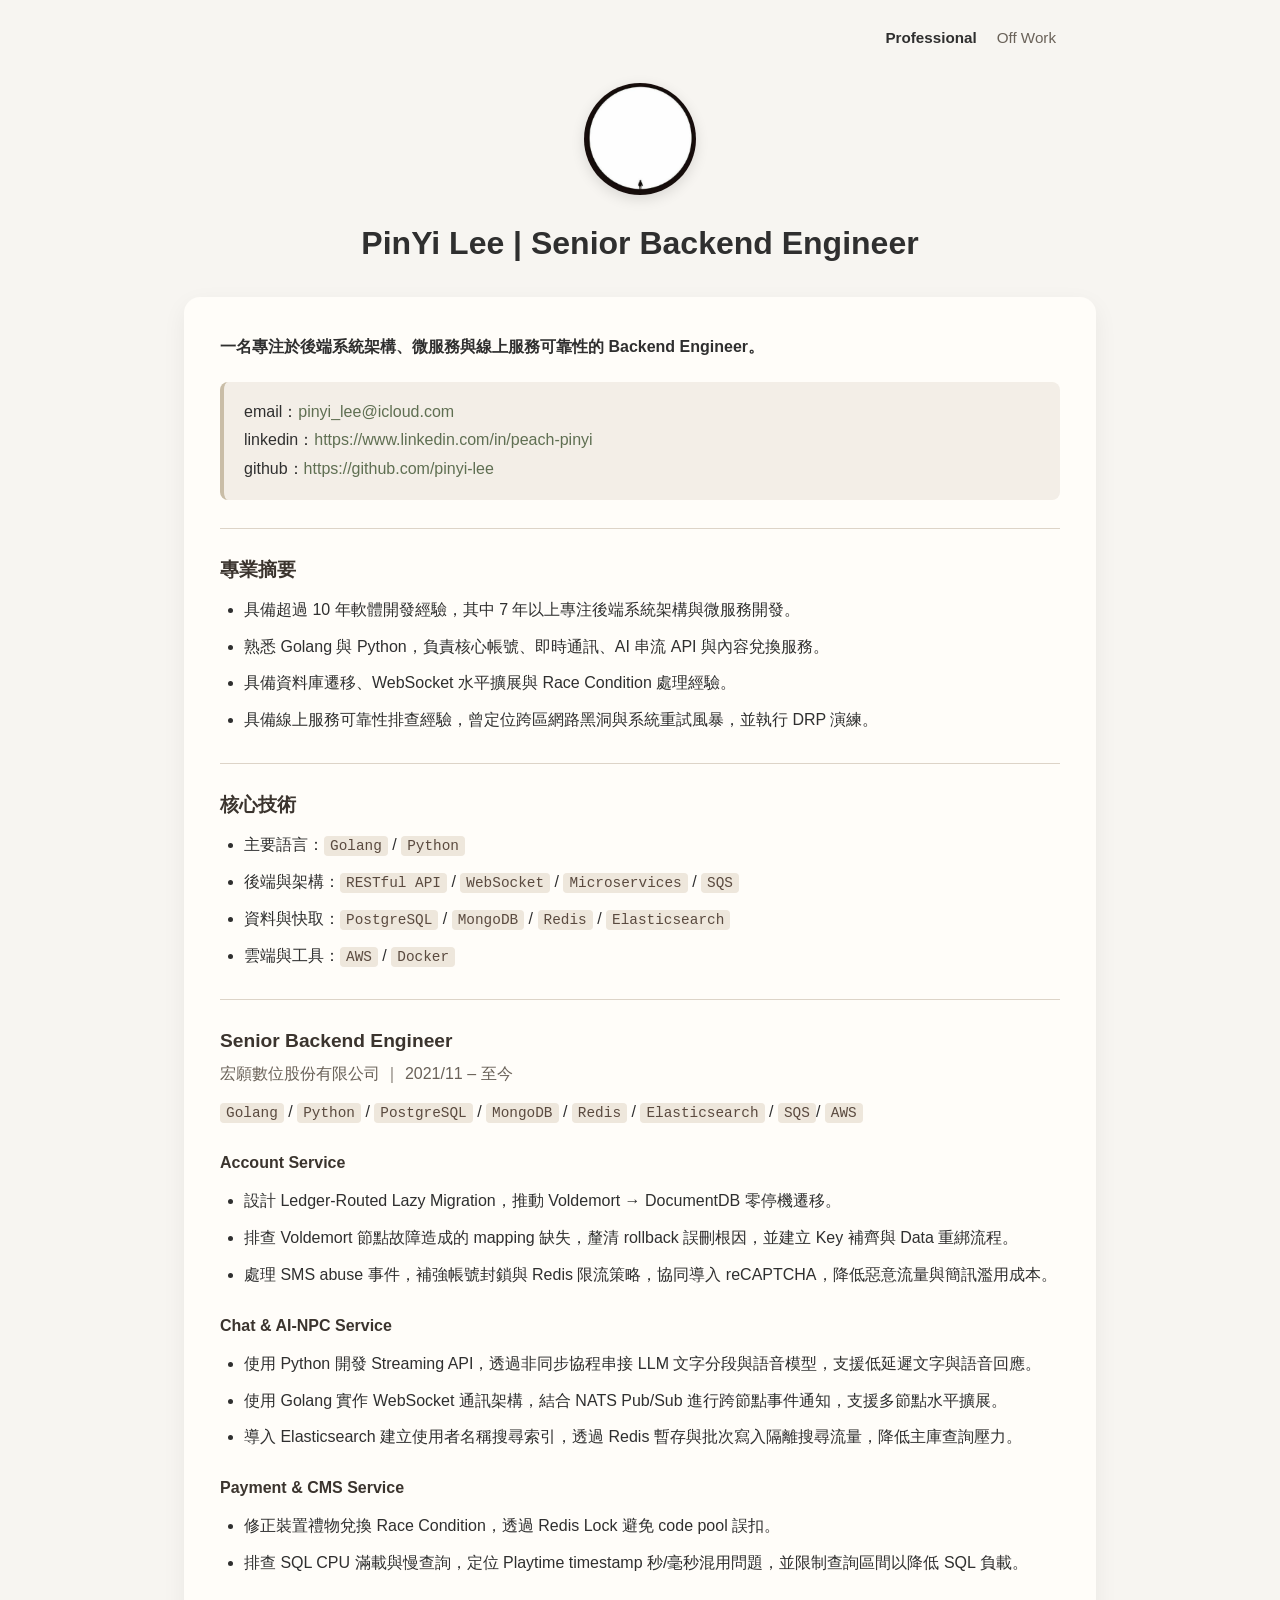
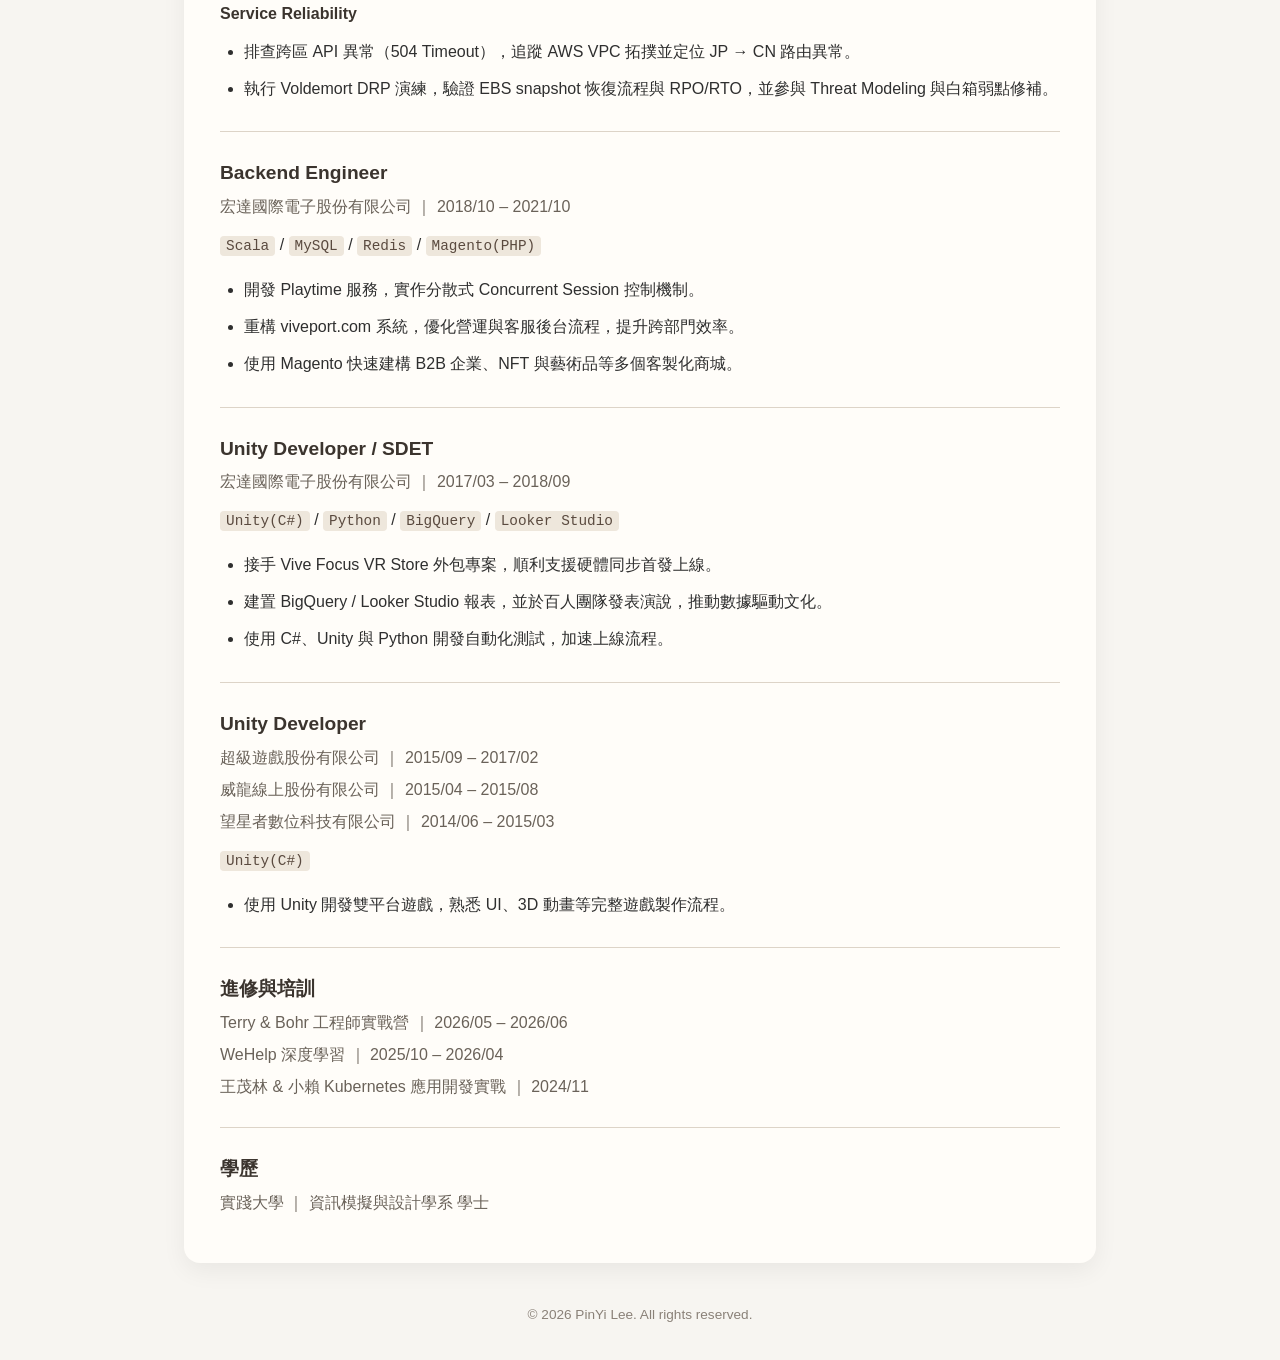
<file: index.html>
<!DOCTYPE html>
<html lang="zh-TW">
<head>
    <meta http-equiv="Content-Type" content="text/html; charset=UTF-8">
    <title>PinYi Lee | Senior Backend Engineer</title>
    <meta http-equiv="x-ua-compatible" content="IE=edge,chrome=1">
    <meta name="viewport" content="width=device-width,minimum-scale=1">
    <link rel="stylesheet" href="css/style.css">
    <link rel="shortcut icon" href="images/favicon.ico" type="image/x-icon">
</head>
<body>
    <nav class="navigation">
        <a href="index.html" class="active">Professional</a>
        <a href="offwork.html">Off Work</a>
    </nav>

    <main class="main">
        <header class="profile">
            <img class="avatar" alt="PinYi Lee avatar" src="images/avatar.png">
            <h1>PinYi Lee | Senior Backend Engineer</h1>
        </header>

        <section id="section">
            <p><strong>一名專注於後端系統架構、微服務與線上服務可靠性的 Backend Engineer。</strong></p>

            <blockquote>
                <p>email：<a href="mailto:pinyi_lee@icloud.com">pinyi_lee@icloud.com</a><br>
                linkedin：<a href="https://www.linkedin.com/in/peach-pinyi">https://www.linkedin.com/in/peach-pinyi</a><br>
                github：<a href="https://github.com/pinyi-lee">https://github.com/pinyi-lee</a></p>
            </blockquote>
            <hr>

            <h4>專業摘要</h4>
            <ul>
                <li>具備超過 10 年軟體開發經驗，其中 7 年以上專注後端系統架構與微服務開發。</li>
                <li>熟悉 Golang 與 Python，負責核心帳號、即時通訊、AI 串流 API 與內容兌換服務。</li>
                <li>具備資料庫遷移、WebSocket 水平擴展與 Race Condition 處理經驗。</li>
                <li>具備線上服務可靠性排查經驗，曾定位跨區網路黑洞與系統重試風暴，並執行 DRP 演練。</li>
            </ul>
            <hr>

            <h4>核心技術</h4>
            <ul>
                <li>主要語言：<code>Golang</code> / <code>Python</code></li>
                <li>後端與架構：<code>RESTful API</code> / <code>WebSocket</code> / <code>Microservices</code> / <code>SQS</code></li>
                <li>資料與快取：<code>PostgreSQL</code> / <code>MongoDB</code> / <code>Redis</code> / <code>Elasticsearch</code></li>
                <li>雲端與工具：<code>AWS</code> / <code>Docker</code></li>
            </ul>
            <hr>

            <h4 id="senior-backend-engineer-honyuan">Senior Backend Engineer</h4>
            <h5 class="job-place">宏願數位股份有限公司 ｜ 2021/11 – 至今</h5>

            <p><code>Golang</code> / <code>Python</code> / <code>PostgreSQL</code> / <code>MongoDB</code> / <code>Redis</code> / <code>Elasticsearch</code> / <code>SQS</code>/ <code>AWS</code></p>

            <h6 class="project">Account Service</h6>
            <ul>
                <li>設計 Ledger-Routed Lazy Migration，推動 Voldemort → DocumentDB 零停機遷移。</li>
                <li>排查 Voldemort 節點故障造成的 mapping 缺失，釐清 rollback 誤刪根因，並建立 Key 補齊與 Data 重綁流程。</li>
                <li>處理 SMS abuse 事件，補強帳號封鎖與 Redis 限流策略，協同導入 reCAPTCHA，降低惡意流量與簡訊濫用成本。
</li>
            </ul>

            <h6 class="project">Chat &amp; AI-NPC Service</h6>
            <ul>
                <li>使用 Python 開發 Streaming API，透過非同步協程串接 LLM 文字分段與語音模型，支援低延遲文字與語音回應。</li>
                <li>使用 Golang 實作 WebSocket 通訊架構，結合 NATS Pub/Sub 進行跨節點事件通知，支援多節點水平擴展。</li>
                <li>導入 Elasticsearch 建立使用者名稱搜尋索引，透過 Redis 暫存與批次寫入隔離搜尋流量，降低主庫查詢壓力。</li>
            </ul>

            <h6 class="project">Payment &amp; CMS Service</h6>
            <ul>
                <li>修正裝置禮物兌換 Race Condition，透過 Redis Lock 避免 code pool 誤扣。</li>
                <li>排查 SQL CPU 滿載與慢查詢，定位 Playtime timestamp 秒/毫秒混用問題，並限制查詢區間以降低 SQL 負載。</li>
            </ul>

            <h6 class="project">Service Reliability</h6>
            <ul>
                <li>排查跨區 API 異常（504 Timeout），追蹤 AWS VPC 拓撲並定位 JP → CN 路由異常。</li>
                <li>執行 Voldemort DRP 演練，驗證 EBS snapshot 恢復流程與 RPO/RTO，並參與 Threat Modeling 與白箱弱點修補。</li>

            </ul>
            <hr>

            <h4 id="backend-engineer-htc">Backend Engineer</h4>
            <h5 class="job-place">宏達國際電子股份有限公司 ｜ 2018/10 – 2021/10</h5>
            <p><code>Scala</code> / <code>MySQL</code> / <code>Redis</code> / <code>Magento(PHP)</code></p>
            <ul>
                <li>開發 Playtime 服務，實作分散式 Concurrent Session 控制機制。</li>
                <li>重構 viveport.com 系統，優化營運與客服後台流程，提升跨部門效率。</li>
                <li>使用 Magento 快速建構 B2B 企業、NFT 與藝術品等多個客製化商城。</li>
            </ul>
            <hr>

            <h4 id="unity-developer-sdet-htc">Unity Developer / SDET</h4>
            <h5 class="job-place">宏達國際電子股份有限公司 ｜ 2017/03 – 2018/09</h5>
            <p><code>Unity(C#)</code> / <code>Python</code> / <code>BigQuery</code> / <code>Looker Studio</code></p>
            <ul>
                <li>接手 Vive Focus VR Store 外包專案，順利支援硬體同步首發上線。</li>
                <li>建置 BigQuery / Looker Studio 報表，並於百人團隊發表演說，推動數據驅動文化。</li>
                <li>使用 C#、Unity 與 Python 開發自動化測試，加速上線流程。</li>
            </ul>
            <hr>

            <h4 id="unity-developer-game-studios">Unity Developer</h4>
            <h5 class="job-place">超級遊戲股份有限公司 ｜ 2015/09 – 2017/02</h5>
            <h5 class="job-place">威龍線上股份有限公司 ｜ 2015/04 – 2015/08</h5>
            <h5 class="job-place">望星者數位科技有限公司 ｜ 2014/06 – 2015/03</h5>
            <p><code>Unity(C#)</code></p>
            <ul>
                <li>使用 Unity 開發雙平台遊戲，熟悉 UI、3D 動畫等完整遊戲製作流程。</li>
            </ul>
            <hr>

            <h4 id="continuous-learning">進修與培訓</h4>
            <h5 class="job-place">Terry &amp; Bohr 工程師實戰營 ｜ 2026/05 – 2026/06</h5>
            <h5 class="job-place">WeHelp 深度學習 ｜ 2025/10 – 2026/04</h5>
            <h5 class="job-place">王茂林 &amp; 小賴 Kubernetes 應用開發實戰 ｜ 2024/11</h5>
            <hr>

            <h4 id="education">學歷</h4>
            <h5 class="job-place">實踐大學 ｜ 資訊模擬與設計學系 學士</h5>
        </section>
    </main>

    <footer id="footer">
        <div class="copyright">© 2026 PinYi Lee. All rights reserved.</div>
    </footer>
</body>
</html>
</file>
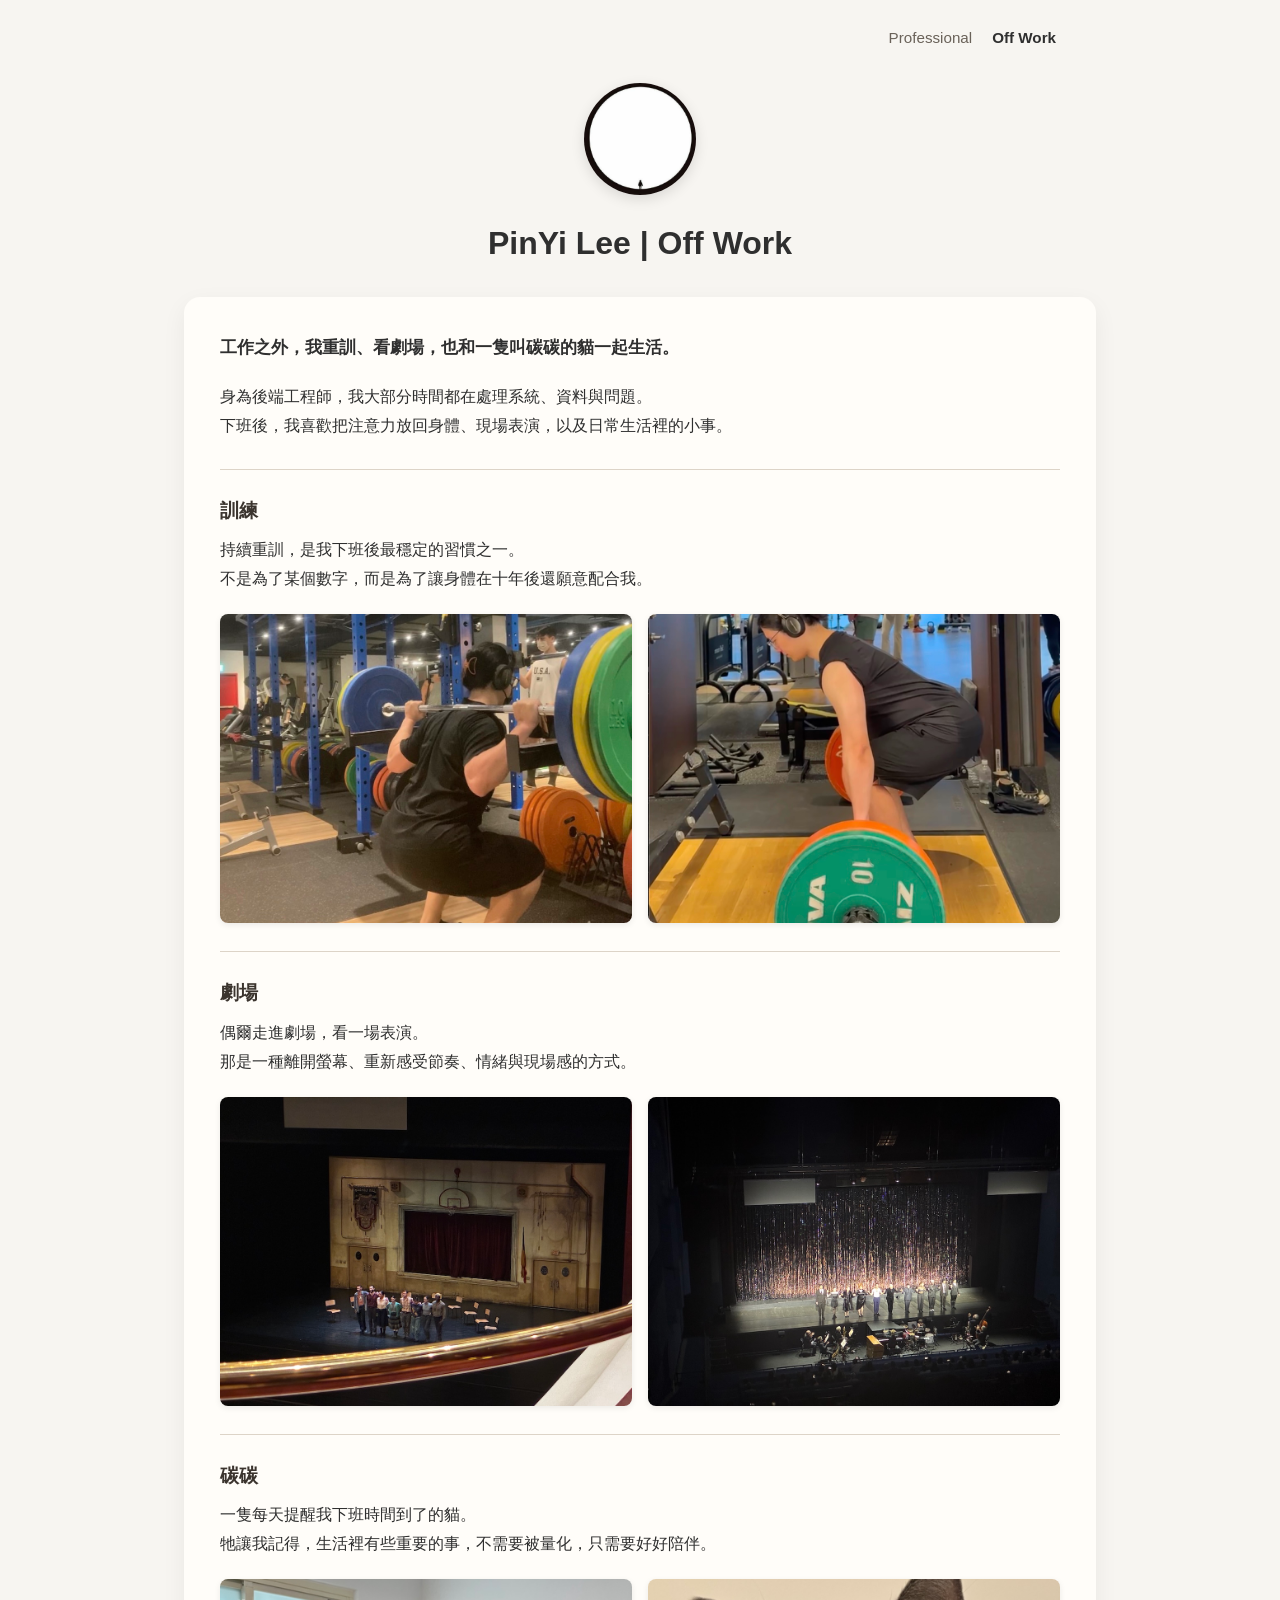
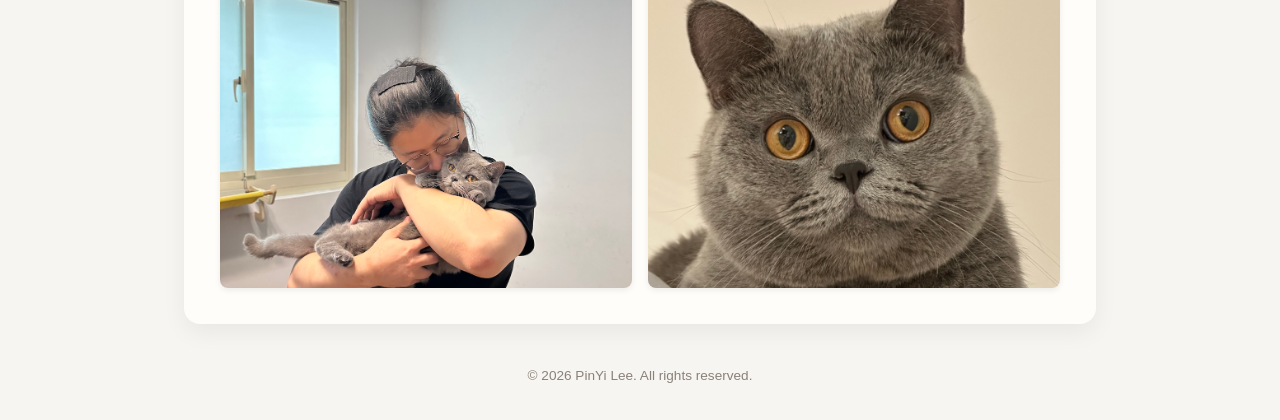
<file: offwork.html>
<!DOCTYPE html>
<html lang="zh-TW">
<head>
    <meta http-equiv="Content-Type" content="text/html; charset=UTF-8">
    <title>PinYi Lee | Off Work</title>
    <meta http-equiv="x-ua-compatible" content="IE=edge,chrome=1">
    <meta name="viewport" content="width=device-width,minimum-scale=1">

    <link rel="stylesheet" href="css/style.css">
    <link rel="shortcut icon" href="images/favicon.ico" type="image/x-icon">
</head>
<body>
    <nav class="navigation">
        <a href="index.html">Professional</a>
        <a href="offwork.html" class="active">Off Work</a>
    </nav>

    <main class="main">
        <header class="profile">
            <img class="avatar" alt="PinYi Lee avatar" src="images/avatar.png">
            <h1>PinYi Lee | Off Work</h1>
        </header>

        <section id="section">
            <p class="lead"><strong>工作之外，我重訓、看劇場，也和一隻叫碳碳的貓一起生活。</strong></p>

            <p>身為後端工程師，我大部分時間都在處理系統、資料與問題。<br>
            下班後，我喜歡把注意力放回身體、現場表演，以及日常生活裡的小事。</p>
            <hr>

            <h4>訓練</h4>
            <p>持續重訓，是我下班後最穩定的習慣之一。<br>
            不是為了某個數字，而是為了讓身體在十年後還願意配合我。</p>
            <div class="photo-grid">
                <img src="images/gym1.jpg" alt="下班後在健身房進行深蹲訓練">
                <img src="images/gym2.jpg" alt="下班後在健身房進行硬舉訓練">
            </div>
            <hr>

            <h4>劇場</h4>
            <p>偶爾走進劇場，看一場表演。<br>
            那是一種離開螢幕、重新感受節奏、情緒與現場感的方式。</p>
            <div class="photo-grid">
                <img src="images/art1.jpg" alt="下班後在健身房進行深蹲訓練">
                <img src="images/art2.jpg" alt="下班後在健身房進行硬舉訓練">
            </div>
            <hr>

            <h4>碳碳</h4>
            <p>一隻每天提醒我下班時間到了的貓。<br>
            牠讓我記得，生活裡有些重要的事，不需要被量化，只需要好好陪伴。</p>
            <div class="photo-grid">
                <img src="images/cat1.jpg" alt="抱著碳碳的日常生活照">
                <img src="images/cat2.jpg" alt="碳碳睜大眼睛看著鏡頭的特寫">
            </div>
        </section>
    </main>

    <footer id="footer">
        <div class="copyright">© 2026 PinYi Lee. All rights reserved.</div>
    </footer>
</body>
</html>
</file>
<file: css/style.css>
/* =========================================================
   Base
   ========================================================= */

* {
    box-sizing: border-box;
}

html {
    font-size: 16px;
}

body {
    margin: 0;
    color: #2f2f2f;
    background-color: #f7f5f1;
    font-family: -apple-system, BlinkMacSystemFont, "Segoe UI", "Noto Sans TC", "Helvetica Neue", Arial, sans-serif;
    line-height: 1.8;
}

a {
    color: #5f6f52;
    text-decoration: none;
}

a:hover {
    text-decoration: underline;
}

code {
    padding: 2px 6px;
    border-radius: 4px;
    color: #5a4a3f;
    background-color: #eee7dc;
    font-family: "SFMono-Regular", Consolas, "Liberation Mono", Menlo, monospace;
    font-size: 0.9em;
}

hr {
    margin: 28px 0;
    border: 0;
    border-top: 1px solid #ddd4c8;
}


/* =========================================================
   Navigation
   ========================================================= */

.navigation {
    max-width: 880px;
    margin: 0 auto;
    padding: 24px 24px 8px;
    display: flex;
    justify-content: flex-end;
    gap: 20px;
}

.navigation a {
    color: #6a6259;
    font-size: 0.95rem;
    font-weight: 500;
}

.navigation a.active {
    color: #2f2f2f;
    font-weight: 700;
}


/* =========================================================
   Layout
   ========================================================= */

.main {
    max-width: 960px;
    margin: 0 auto;
    padding: 24px;
}

.profile {
    margin-bottom: 32px;
    text-align: center;
}

.avatar {
    width: 112px;
    height: 112px;
    border-radius: 50%;
    object-fit: cover;
    box-shadow: 0 4px 14px rgba(0, 0, 0, 0.12);
}

.profile h1 {
    margin: 18px 0 0;
    color: #2f2f2f;
    font-size: 2rem;
    line-height: 1.3;
}

#section {
    padding: 36px;
    border-radius: 16px;
    background-color: #fffdf9;
    box-shadow: 0 8px 24px rgba(0, 0, 0, 0.06);
}

#section p {
    margin: 0 0 16px;
}

#section p:last-child {
    margin-bottom: 0;
}

#section .lead {
    margin-bottom: 20px;
    font-size: 1.05rem;
}

#section ul {
    margin: 12px 0 0;
    padding-left: 24px;
}

#section li {
    margin-bottom: 8px;
}

#section blockquote {
    margin: 20px 0;
    padding: 16px 20px;
    border-left: 4px solid #c9bda7;
    border-radius: 8px;
    background-color: #f3eee7;
}

#section blockquote p {
    margin: 0;
}


/* =========================================================
   Headings
   ========================================================= */

h4 {
    margin: 0 0 12px;
    color: #3b342e;
    font-size: 1.2rem;
    line-height: 1.4;
}

h5 {
    margin: 0 0 12px;
    color: #6a6259;
    font-size: 1rem;
    font-weight: 500;
    line-height: 1.5;
}

h6 {
    margin: 24px 0 8px;
    color: #3b342e;
    font-size: 1rem;
    line-height: 1.5;
}

.job-place {
    margin-top: -4px;
}

.project {
    font-weight: 700;
}


/* =========================================================
   Off Work Photo Grid
   ========================================================= */

.photo-grid {
    display: grid;
    grid-template-columns: repeat(2, 1fr);
    gap: 16px;
    margin-top: 20px;
}

.photo-grid img {
    width: 100%;
    height: 100%;
    aspect-ratio: 4 / 3;
    object-fit: cover;
    border-radius: 8px;
    box-shadow: 0 2px 6px rgba(0, 0, 0, 0.08);
}


/* =========================================================
   Footer
   ========================================================= */

#footer {
    max-width: 880px;
    margin: 0 auto;
    padding: 8px 24px 32px;
    color: #8a8178;
    text-align: center;
    font-size: 0.85rem;
}

.copyright {
    margin-top: 8px;
}


/* =========================================================
   Responsive
   ========================================================= */

@media (max-width: 600px) {
    .navigation {
        padding: 20px 20px 4px;
        justify-content: center;
        gap: 16px;
    }

    .main {
        padding: 20px;
    }

    .profile {
        margin-bottom: 24px;
    }

    .avatar {
        width: 96px;
        height: 96px;
    }

    .profile h1 {
        font-size: 1.6rem;
    }

    #section {
        padding: 24px;
        border-radius: 12px;
    }

    #section ul {
        padding-left: 20px;
    }

    .photo-grid {
        grid-template-columns: 1fr;
    }
}
</file>
